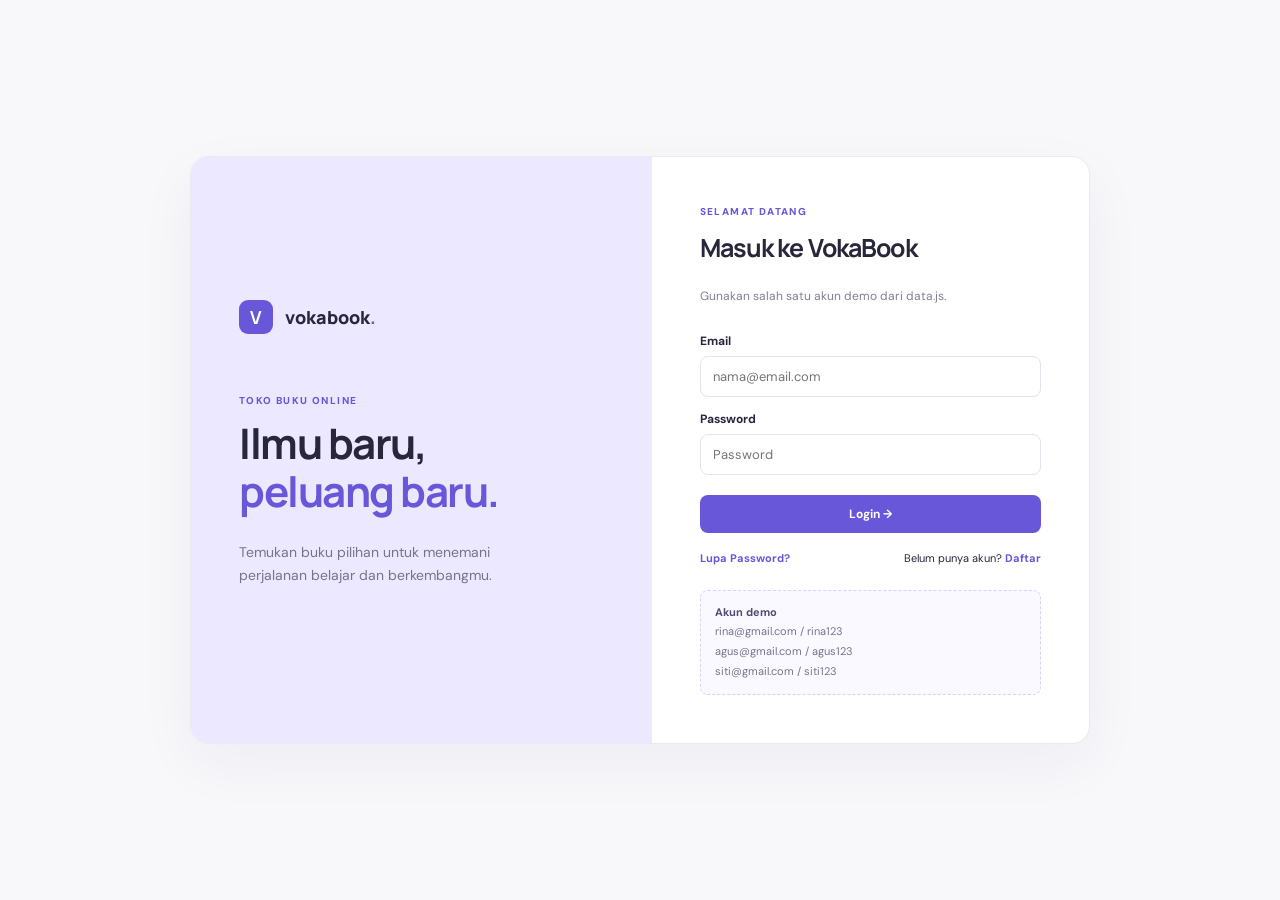
<file: index.html>
<!doctype html>
<html lang="id">

<head>
    <meta charset="utf-8">
    <meta name="viewport" content="width=device-width,initial-scale=1">
    <title>VokaBook | Login</title>
    <link rel="stylesheet" href="css/style.css">
</head>

<body class="login-page">
    <main class="login-layout">
        <section class="intro"><a class="brand" href="index.html"><b>V</b> vokabook<span>.</span></a><small>TOKO BUKU
                ONLINE</small>
            <h1>Ilmu baru,<br><em>peluang baru.</em></h1>
            <p>Temukan buku pilihan untuk menemani perjalanan belajar dan berkembangmu.</p>
        </section>
        <section class="login-card"><small>SELAMAT DATANG</small>
            <h2>Masuk ke VokaBook</h2>
            <p class="muted">Gunakan salah satu akun demo dari data.js.</p>
            <form id="loginForm"><label for="email">Email</label><input id="email" type="email" required
                    placeholder="nama@email.com"><label for="password">Password</label><input id="password"
                    type="password" required placeholder="Password"><button class="btn primary full">Login →</button>
            </form>
            <div class="row-links"><button data-modal="forgotModal" class="link">Lupa Password?</button><span>Belum
                    punya akun? <button data-modal="registerModal" class="link">Daftar</button></span></div>
            <div class="hint"><b>Akun demo</b><br>rina@gmail.com / rina123<br>agus@gmail.com / agus123<br>siti@gmail.com
                / siti123</div>
        </section>
    </main>
    <div class="modal-backdrop" id="forgotModal">
        <section class="modal"><button class="close">×</button><small>BANTUAN AKUN</small>
            <h2>Lupa password?</h2>
            <p>Masukkan email untuk simulasi pemulihan akun.</p>
            <form id="forgotForm"><label>Email</label><input type="email" required><button
                    class="btn primary full">Kirim instruksi</button></form>
        </section>
    </div>
    <div class="modal-backdrop" id="registerModal">
        <section class="modal"><button class="close">×</button><small>GABUNG VOKABOOK</small>
            <h2>Daftar akun</h2>
            <form id="registerForm"><label>Nama lengkap</label><input required><label>Email</label><input type="email"
                    required><label>Password</label><input type="password" minlength="6" required><button
                    class="btn primary full">Daftar</button></form>
        </section>
    </div>
    <script src="js/data.js"></script>
    <script src="js/app.js"></script>
</body>

</html>
</file>
<file: css/style.css>
@import url('https://fonts.googleapis.com/css2?family=DM+Sans:wght@400;500;600;700&family=Manrope:wght@400;500;600;700;800&display=swap');
:root{--ink:#27263b;--muted:#818095;--line:#eae9f1;--bg:#f8f8fb;--purple:#6857d8;--green:#25835f;--orange:#bd773f}
*{box-sizing:border-box}body{margin:0;background:var(--bg);color:var(--ink);font:14px 'DM Sans',sans-serif}h1,h2,h3{font-family:Manrope,sans-serif;letter-spacing:-.035em;margin:0 0 10px}h1{font-size:clamp(27px,3vw,35px)}h2{font-size:20px}p{line-height:1.6}.muted{color:var(--muted)}small,.eyebrow{font-size:10px;font-weight:800;letter-spacing:.14em;color:var(--purple)}label{display:block;font-size:12px;font-weight:700;margin:14px 0 7px}input,select,textarea{width:100%;border:1px solid #e4e3ed;border-radius:8px;background:white;padding:11px 12px;font:13px 'DM Sans';color:var(--ink);outline:none}input:focus,select:focus,textarea:focus{border-color:#9d92ed;box-shadow:0 0 0 3px #6857d814}.btn{display:inline-flex;align-items:center;justify-content:center;gap:8px;padding:11px 15px;border:0;border-radius:8px;text-decoration:none;font:700 12px 'DM Sans';cursor:pointer}.primary{background:var(--purple);color:white}.light{background:white;color:var(--purple)}.outline{background:white;color:var(--purple);border:1px solid #dcd7f8}.full{width:100%}.link{background:none;border:0;color:var(--purple);font:700 11px 'DM Sans';padding:0;cursor:pointer}.hidden{display:none!important}
.login-page{min-height:100vh;display:grid;place-items:center;padding:22px}.login-layout{width:min(900px,100%);display:grid;grid-template-columns:1fr .95fr;background:white;border:1px solid var(--line);border-radius:18px;overflow:hidden;box-shadow:0 20px 60px #30245c0c;min-height:540px}.intro{padding:48px;background:#ebe8ff;display:flex;flex-direction:column;justify-content:center}.brand{font:800 18px Manrope;color:var(--ink);text-decoration:none;margin-bottom:60px}.brand b{display:inline-grid;place-items:center;background:var(--purple);color:white;width:34px;height:34px;border-radius:9px;margin-right:8px}.brand span{color:var(--purple)}.intro h1{font-size:42px;line-height:1.15;margin:12px 0}.intro h1 em{font-style:normal;color:var(--purple)}.intro p{color:#77738d;max-width:300px}.login-card{padding:48px;display:flex;flex-direction:column;justify-content:center}.login-card h2{font-size:25px;margin-top:12px}.login-card .muted{font-size:12px}.login-card form .btn{margin-top:20px}.row-links{display:flex;justify-content:space-between;gap:8px;align-items:center;margin-top:18px;font-size:11px}.hint{margin-top:25px;padding:12px 14px;border:1px dashed #d8d2fa;background:#faf9ff;border-radius:8px;font-size:11px;line-height:1.8;color:#77738d}.hint b{color:#514b70}.modal-backdrop{display:none;position:fixed;inset:0;background:#24213a88;align-items:center;justify-content:center;padding:18px;z-index:5}.modal-backdrop.open{display:flex}.modal{width:min(400px,100%);background:white;border-radius:14px;padding:27px;position:relative}.modal h2{margin-top:12px}.modal p{font-size:12px;color:var(--muted)}.close{position:absolute;right:14px;top:9px;border:0;background:none;font-size:24px;cursor:pointer;color:#8b899c}.modal form .btn{margin-top:20px}
#nav{background:white;border-bottom:1px solid var(--line)}.nav-inner{max-width:1120px;margin:auto;padding:12px 22px;display:flex;align-items:center;justify-content:space-between;gap:15px}.nav-brand{font:800 16px Manrope;text-decoration:none;color:var(--ink);white-space:nowrap}.nav-brand b{display:inline-grid;place-items:center;width:31px;height:31px;border-radius:8px;background:var(--purple);color:white;margin-right:7px}.nav-links{display:flex;gap:3px;overflow:auto}.nav-links a{padding:9px 10px;text-decoration:none;color:#77758a;font-size:11px;font-weight:700;border-radius:7px;white-space:nowrap}.nav-links a.active,.nav-links a:hover{background:#f0edff;color:var(--purple)}.nav-user{display:flex;gap:8px;align-items:center;font-size:11px}.logout{border:0;background:none;color:var(--muted);cursor:pointer}.container{max-width:1120px;margin:32px auto 65px;padding:0 22px}.narrow{max-width:850px}.hero{padding:30px 32px;border-radius:14px;background:var(--purple);color:white;display:flex;justify-content:space-between;align-items:center;gap:15px}.hero small{color:#e0dcff}.hero h1{margin:12px 0}.hero p{color:#e8e4ff;max-width:450px}.hero-mark{background:white;color:var(--purple);border-radius:5px 12px 12px 5px;width:95px;height:120px;display:grid;place-items:center;align-content:center;font:800 43px Manrope;box-shadow:-6px 0 #d1caff;transform:rotate(3deg)}.hero-mark span{font:700 6px 'DM Sans';letter-spacing:.1em}.stats{display:grid;grid-template-columns:repeat(3,1fr);gap:13px;margin:20px 0 30px}.stats article,.panel{background:white;border:1px solid #efedf5;border-radius:12px;box-shadow:0 6px 22px #25243a05}.stats article{padding:17px 19px}.stats article small{display:block;color:var(--muted);letter-spacing:0;font-weight:500;margin-bottom:8px}.stats article strong{font:800 24px Manrope}.section-head,.page-head{display:flex;justify-content:space-between;align-items:center;gap:15px;margin-bottom:20px}.section-head h2{margin:5px 0 0}.menu-grid{display:grid;grid-template-columns:repeat(2,1fr);gap:12px;margin-bottom:25px}.menu-grid a{display:flex;align-items:center;gap:13px;background:white;border:1px solid #efedf5;border-radius:11px;padding:17px;text-decoration:none;color:var(--ink)}.menu-grid a>b{display:grid;place-items:center;width:36px;height:36px;border-radius:9px;background:#ebe8ff;color:var(--purple);font-size:18px}.menu-grid a span{flex:1}.menu-grid strong,.menu-grid small{display:block}.menu-grid strong{font-size:12px;margin-bottom:5px}.menu-grid small{font-size:11px;color:var(--muted);letter-spacing:0;font-weight:500}.panel{padding:21px;margin-bottom:19px}.page-head{align-items:flex-start}.page-head p{margin-bottom:0}.toolbar{display:flex;gap:12px;justify-content:space-between;margin-bottom:18px}.toolbar input{max-width:360px}.toolbar select{max-width:210px}.books{display:grid;grid-template-columns:repeat(3,1fr);gap:15px}.book-card{border:1px solid #efedf5;background:white;border-radius:11px;overflow:hidden;box-shadow:0 6px 22px #25243a05}.book-cover{height:220px;background:#f0eff6;display:grid;place-items:center;padding:15px}.book-cover img{max-height:100%;max-width:100%;object-fit:contain;box-shadow:0 5px 13px #2222}.book-info{padding:14px}.book-info h3{font-size:14px;margin:7px 0}.book-info p{font-size:11px;color:var(--muted);margin:5px 0}.book-code{font-size:9px;color:var(--purple);font-weight:800;letter-spacing:.1em}.book-bottom{border-top:1px solid var(--line);margin-top:12px;padding-top:10px;display:flex;justify-content:space-between;font-size:11px;gap:8px}.book-bottom strong{font-size:12px}.form-grid{display:grid;grid-template-columns:repeat(2,1fr);gap:13px}.form-grid .btn{align-self:end}.checkout{display:grid;grid-template-columns:1.4fr .8fr;gap:18px;align-items:start}.checkout h2{margin-bottom:18px}.spaced{margin-top:23px}.spaced-label{margin-top:15px}.order-row{display:grid;grid-template-columns:1fr 75px 30px;gap:9px;align-items:end;padding:12px 0;border-bottom:1px solid var(--line)}.order-row label{font-size:10px}.subtext{font-size:10px;color:var(--muted);margin-top:5px}.remove{height:37px;border:0;background:#fff0f0;color:#c65e5e;border-radius:7px;font-size:18px;cursor:pointer}.total{display:flex;justify-content:space-between;align-items:center;border-top:1px solid var(--line);margin-top:18px;padding-top:18px;color:var(--muted)}.total strong{font:800 21px Manrope;color:var(--purple)}.tiny{font-size:10px;color:var(--muted)}.search-row{display:flex;gap:10px}.search-row input{flex:1}.result{margin-top:18px}.result-top{display:flex;justify-content:space-between;gap:12px}.badge{display:inline-block;background:#e2f5eb;color:var(--green);padding:7px 9px;border-radius:30px;font-size:10px;font-weight:800}.progress{display:flex;justify-content:space-between;position:relative;margin:30px 0 22px}.progress:before{content:"";height:3px;background:#eceaf5;position:absolute;left:10%;right:10%;top:12px}.step{position:relative;z-index:1;width:25%;text-align:center;font-size:10px;color:#aaa8b8}.dot{display:grid;place-items:center;width:25px;height:25px;border-radius:50%;background:#eceaf5;margin:0 auto 8px;border:3px solid white}.step.done{color:var(--purple);font-weight:800}.step.done .dot{background:var(--purple);color:white}.details{display:grid;grid-template-columns:repeat(2,1fr);gap:16px;border-top:1px solid var(--line);padding-top:18px}.details span{display:block;color:var(--muted);font-size:10px;margin-bottom:5px}.details strong{font-size:12px}.timeline{margin-top:20px}.timeline p{font-size:12px}.table-wrap{overflow:auto;margin-top:14px}table{border-collapse:collapse;width:100%;min-width:620px;text-align:left}th{background:#faf9fd;color:#9290a3;text-transform:uppercase;letter-spacing:.08em;font-size:9px}th,td{padding:13px 11px;border-bottom:1px solid #efedf5}td{font-size:11px}.status-select{width:auto;padding:7px;font-size:10px}.empty{padding:22px;text-align:center;color:var(--muted);font-size:12px}
@media(max-width:850px){.nav-inner{flex-wrap:wrap}.nav-links{order:3;width:100%}.checkout{grid-template-columns:1fr}.books{grid-template-columns:repeat(2,1fr)}.intro{padding:35px}.login-card{padding:35px}}
@media(max-width:600px){.login-layout{display:block}.intro{display:none}.login-card{padding:28px 22px}.container{padding:0 14px;margin-top:23px}.page-head{flex-direction:column}.hero{padding:22px 18px}.hero h1{font-size:25px}.hero-mark{width:70px;height:90px;font-size:32px}.stats{grid-template-columns:1fr;gap:8px}.stats article{padding:13px;display:flex;justify-content:space-between;align-items:center}.stats article small{margin:0}.stats article strong{font-size:20px}.menu-grid{grid-template-columns:1fr}.books{grid-template-columns:repeat(2,minmax(0,1fr));gap:9px}.book-cover{height:165px}.book-info{padding:10px}.book-info h3{font-size:12px}.book-bottom{font-size:9px}.toolbar{flex-direction:column}.toolbar input,.toolbar select{max-width:none}.form-grid{grid-template-columns:1fr}.panel{padding:15px}.nav-inner{padding:11px 14px}.nav-links a{padding:8px;font-size:10px}.nav-user .username{display:none}.details{gap:12px}.order-row{grid-template-columns:1fr 62px 28px}}
</file>
